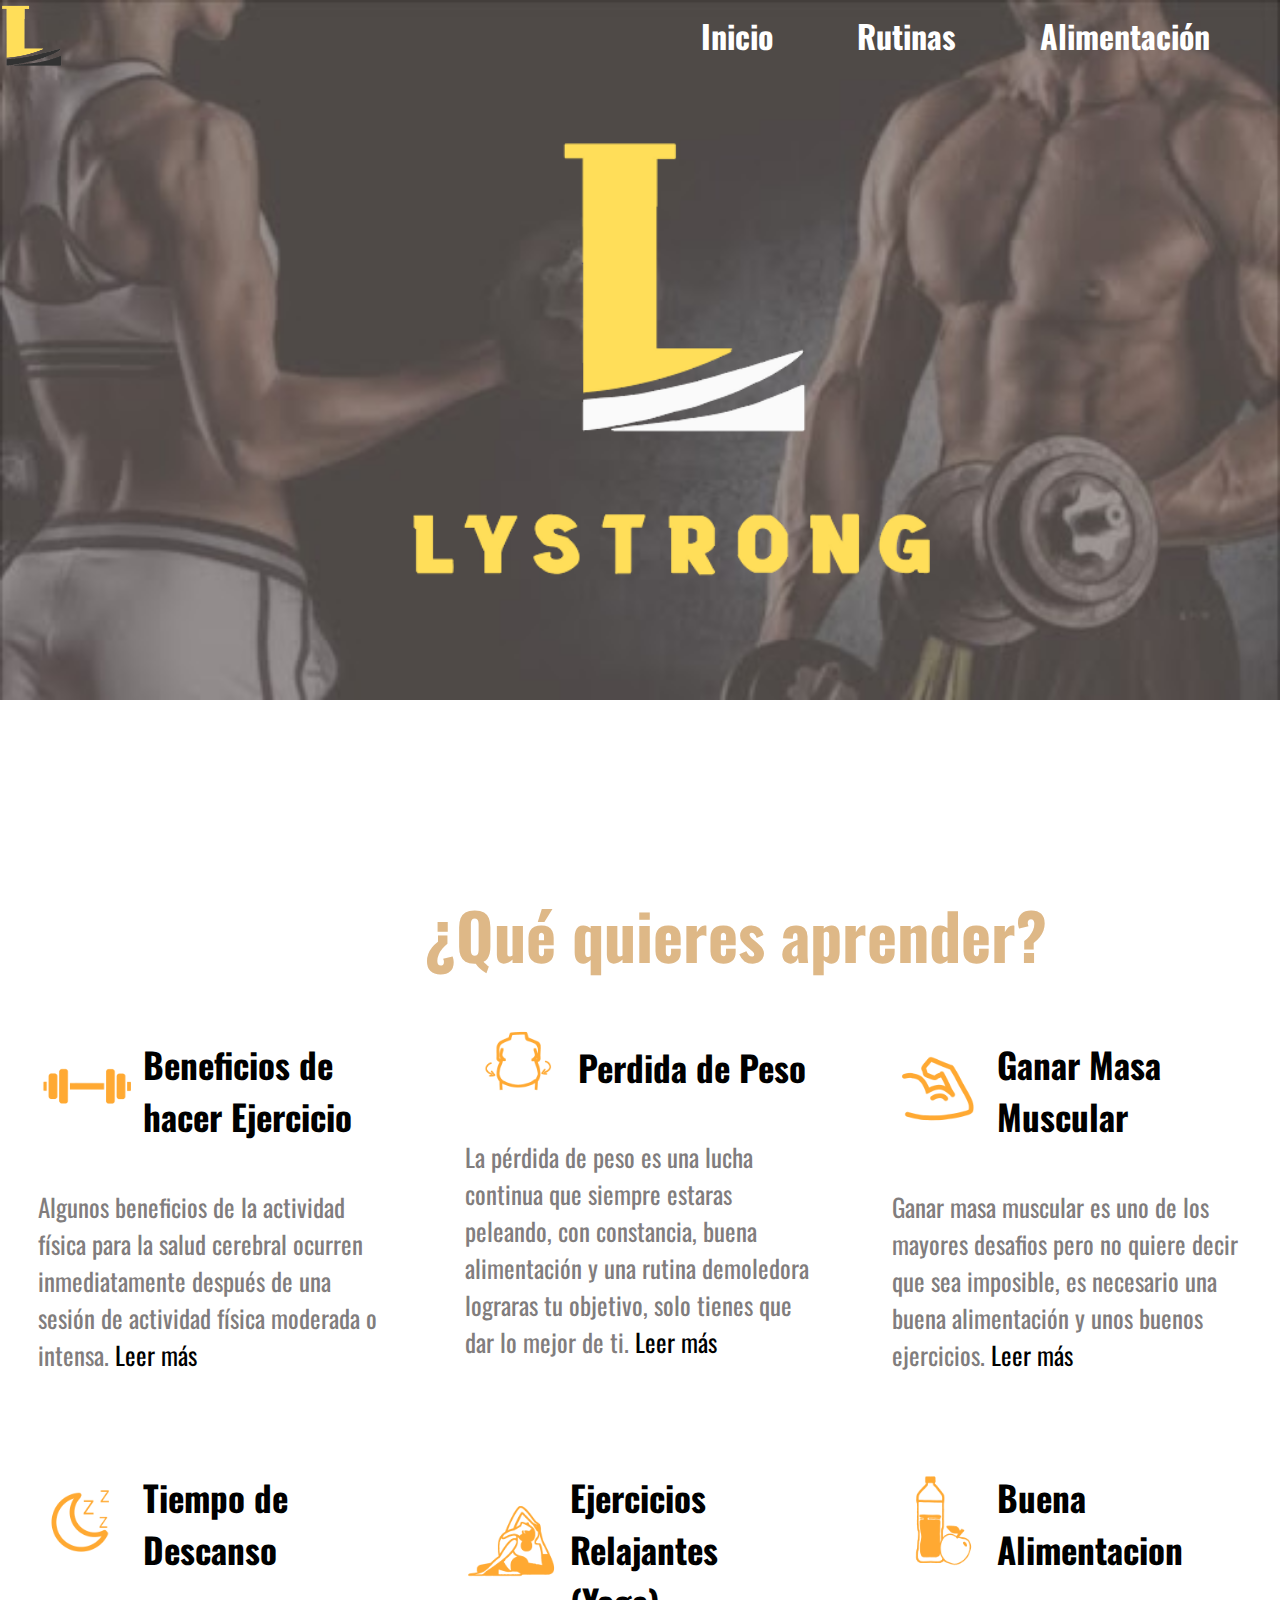
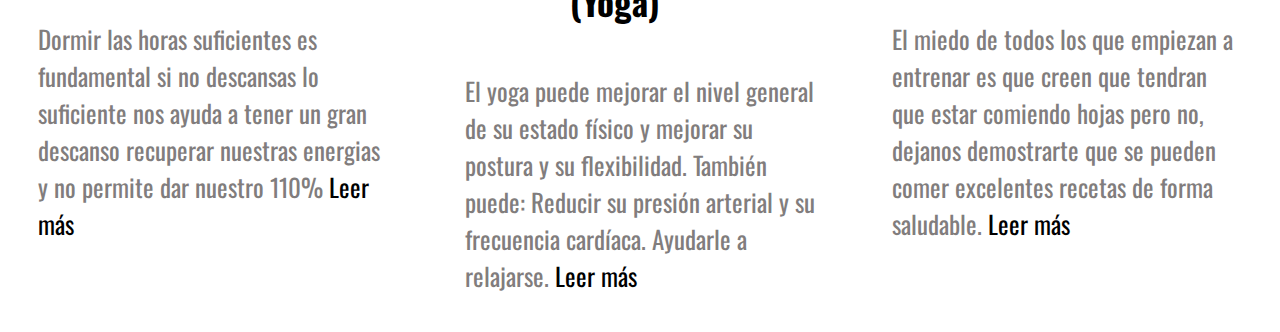
<file: index.html>
<!DOCTYPE html>
<html lang="en">
<head>
    <meta charset="UTF-8">
    <meta name="viewport" content="width=device-width, initial-scale=1.0">
    <title>Document</title>
    <link rel="stylesheet" href="../CSS/style.css">
    <link rel="preconnect" href="https://fonts.googleapis.com">
    <link rel="preconnect" href="https://fonts.gstatic.com" crossorigin>
    <link href="https://fonts.googleapis.com/css2?family=Oswald:wght@200&display=swap" rel="stylesheet">
</head>
<body>
<section class="cont">
    <header>
        <img src="../Imagenes/V-Logos/Logo-Black.png" alt="" class="logo">

        <nav>
            <a href="#" class="nav-link">Inicio</a>
            <a href="#" class="nav-link">Rutinas</a>
            <a href="#" class="nav-link">Alimentación</a>
        </nav>
    </header>
    <div class="Contenedor-Bienvenida">
    <img src="../Imagenes/V-Logos/Logo-Blanco-Completo.png" alt="" class="max-logo">
    </div>
</section>
    <br><br><br><br><br><br>

<section>

    <h1 class="titulo">¿Qué quieres aprender?</h1>
    <div class="contenedor-informacion">
        
        <div class="info-1">
        <div class="encabezado">
                <div class="info-img">
                    <img src="../Imagenes/Informaciones/Pesa.png" alt="" class="im">
                </div>
                <div class="tit-1">
                    <h3>Beneficios de hacer Ejercicio</h3>
                </div>
        </div>
            <div class="text-1">
                <p class="text">Algunos beneficios de la actividad física para la salud 
                cerebral ocurren inmediatamente después de una sesión de 
                actividad física moderada o intensa. <a href="../HTML/bene.html">Leer más</a></p>
            </div>
        
        </div>

        <div class="info-2">
            <div class="encabezado">
                    <div class="info-img">
                        <img src="../Imagenes/Informaciones/Grasa.png" alt="" class="im">
                    </div>
                    <div class="tit-1">
                        <h3>Perdida de Peso</h3>
                    </div>
            </div>
                <div class="text-1">
                    <p class="text">La pérdida de peso es una lucha continua que siempre
                    estaras peleando, con constancia, buena alimentación y una rutina 
                    demoledora lograras tu objetivo, solo tienes que dar lo mejor de ti. <a href="#">Leer más</a></p>
                </div>
                
        </div>

        <div class="info-3">
            <div class="encabezado">
                    <div class="info-img">
                        <img src="../Imagenes/Informaciones/Musculos.png" alt="" class="im">
                    </div>
                    <div class="tit-1">
                        <h3>Ganar Masa Muscular</h3>
                    </div>
            </div>
                <div class="text-1">
                    <p class="text">Ganar masa muscular es uno de los mayores
                    desafios pero no quiere decir que sea imposible, es necesario
                    una buena alimentación y unos buenos ejercicios. <a href="#">Leer más</a></p>
                </div>
                
        </div>

        <div class="info-4">
            <div class="encabezado">
                    <div class="info-img">
                        <img src="../Imagenes/Informaciones/Sueño.png" alt="" class="im">
                    </div>
                    <div class="tit-1">
                        <h3>Tiempo de Descanso</h3>
                    </div>
            </div>
                <div class="text-1">
                    <p class="text">Dormir las horas suficientes es fundamental
                    si no descansas lo suficiente nos ayuda a tener un gran descanso
                    recuperar nuestras energias y no permite dar nuestro 110% <a href="#">Leer más</a></p>
                </div>
        </div>
                
        <div class="info-5">
            <div class="encabezado">
                <div class="info-img">
                    <img src="../Imagenes/Informaciones/Yoga.png" alt="" class="im">
                </div>
                    <div class="tit-1">
                        <h3>Ejercicios Relajantes (Yoga)</h3>
                    </div>
            </div>
                <div class="text-1">
                    <p class="text">El yoga puede mejorar el nivel general de 
                    su estado físico y mejorar su postura y su flexibilidad. 
                    También puede: Reducir su presión arterial y su frecuencia
                    cardíaca. Ayudarle a relajarse. <a href="#">Leer más</a></p>
                </div>
        </div>

        
        <div class="info-6">
            <div class="encabezado">
                    <div class="info-img">
                        <img src="../Imagenes/Informaciones/Comida.png" alt="" class="im">
                    </div>
                    <div class="tit-1">
                        <h3>Buena Alimentacion</h3>
                    </div>
            </div>
                <div class="text-1">
                    <p class="text">El miedo de todos los que empiezan a entrenar es que 
                    creen que tendran que estar comiendo hojas pero no, dejanos demostrarte
                    que se pueden comer excelentes recetas de forma saludable. <a href="#">Leer más</a></p>
                </div>
        </div>
    </div>
</section>

<br>
<br>
<br>
<br>
</body>
</html>
</file>
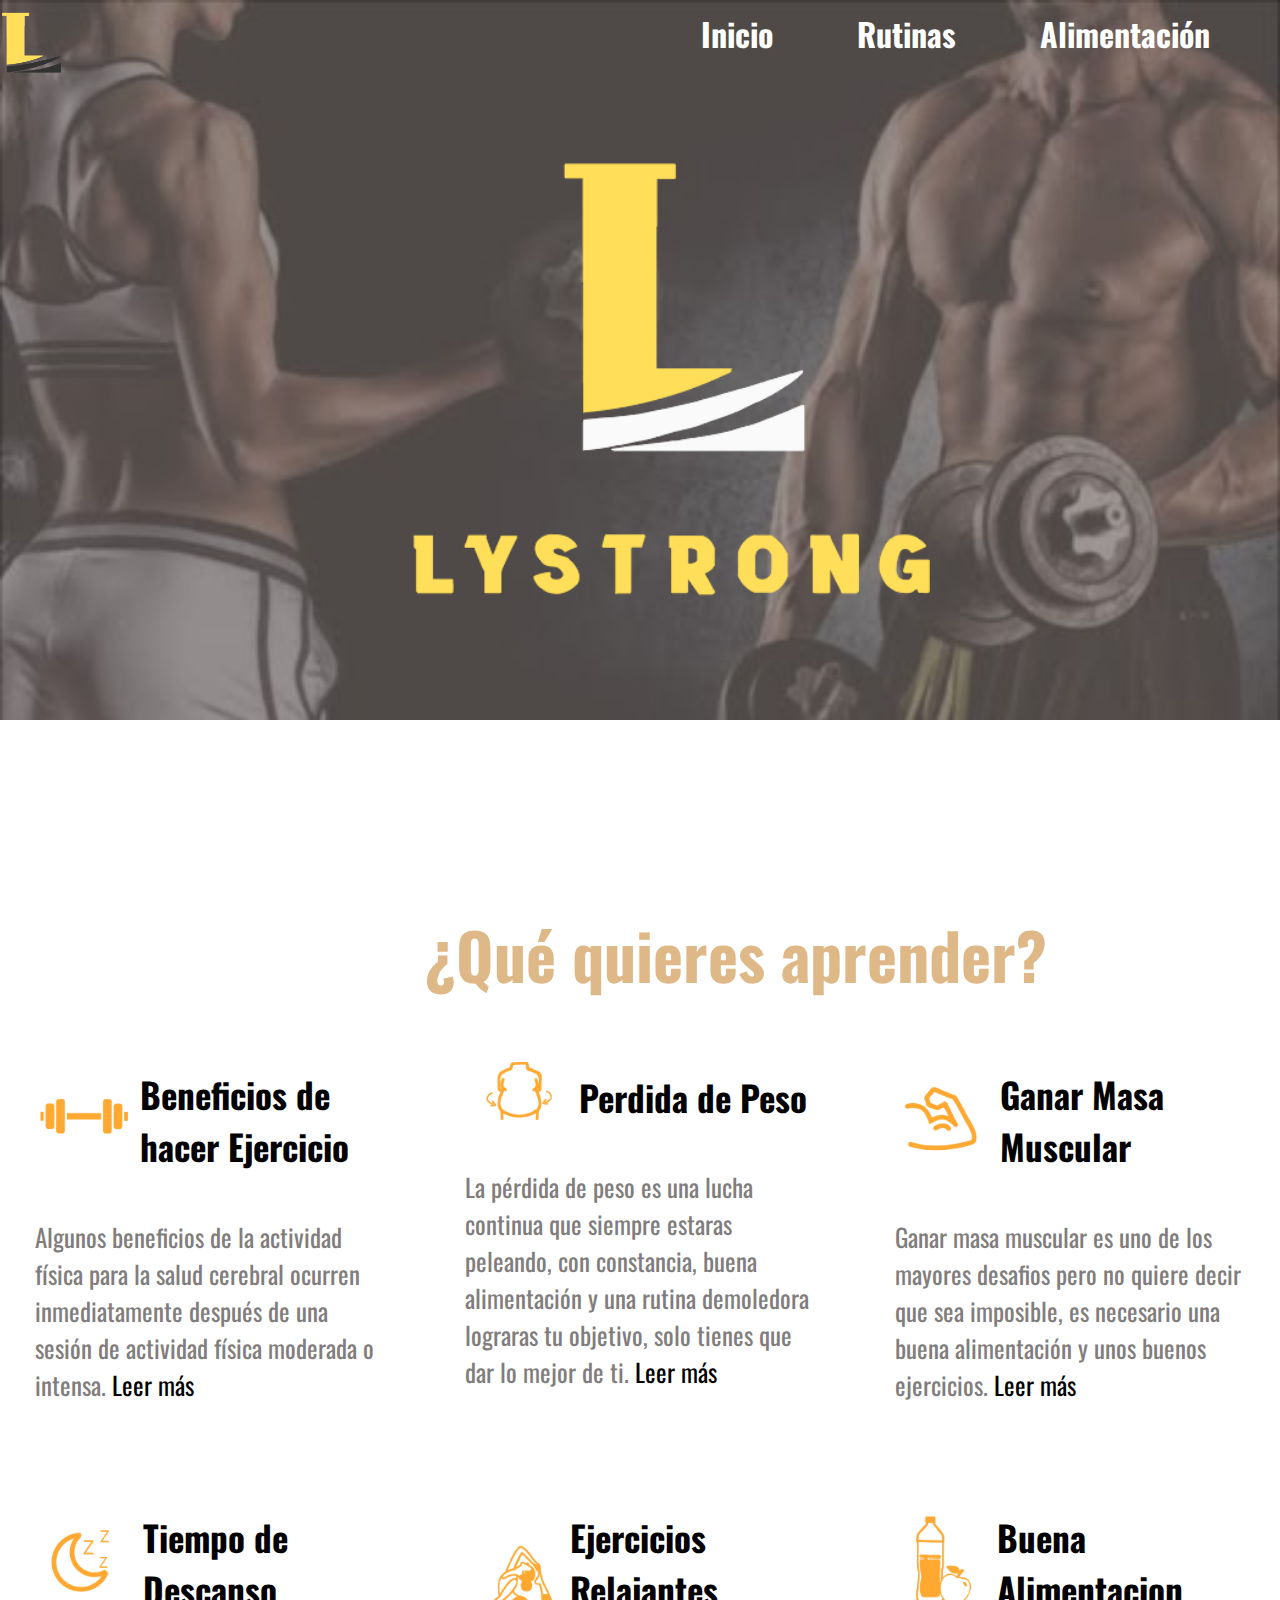
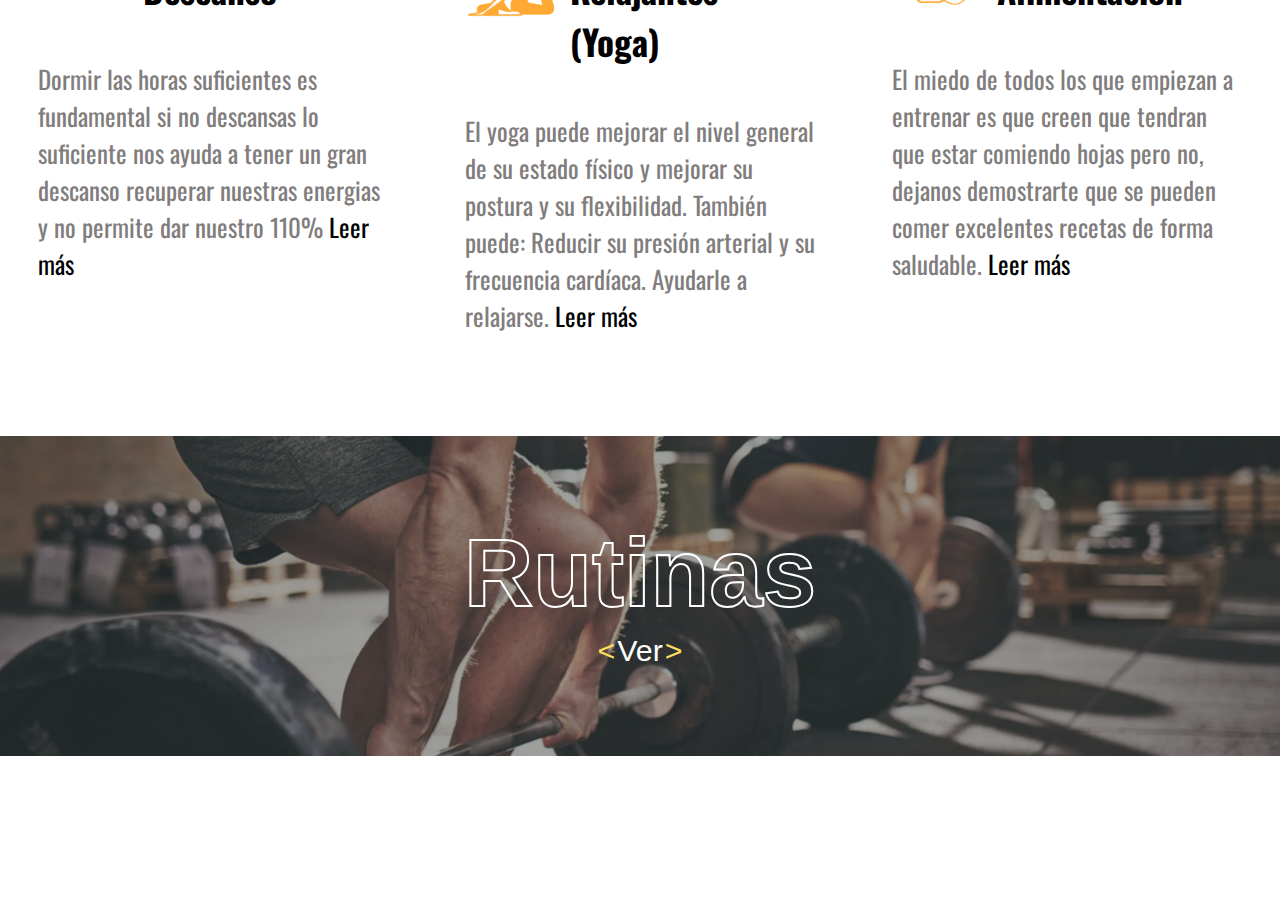
<file: lystrong-rutinas dev/Lystrong/HTML/index.html>
<!DOCTYPE html>
<html lang="en">

<head>
    <meta charset="UTF-8">
    <meta name="viewport" content="width=device-width, initial-scale=1.0">
    <title>Document</title>
    <link rel="stylesheet" href="../CSS/style.css">
    <link rel="preconnect" href="https://fonts.googleapis.com">
    <link rel="preconnect" href="https://fonts.gstatic.com" crossorigin>
    <link href="https://fonts.googleapis.com/css2?family=Oswald:wght@200&display=swap" rel="stylesheet">
</head>

<body>
    <header>
        <section class="cont">

                
                <nav>
                    <img src="../Imagenes/V-Logos/Logo-Black.png" alt="" class="logo">
                    <div>
                        <a href="#" class="nav-link">Inicio</a>
                        <a href="#" class="nav-link">Rutinas</a>
                        <a href="#" class="nav-link">Alimentación</a>
                    </div>
                </nav>
            

            <div class="Contenedor-Bienvenida">
                <img src="../Imagenes/V-Logos/Logo-Blanco-Completo.png" alt="" class="max-logo">
            </div>
        </section>
    </header>
    <br><br><br><br><br><br>
    <main>
        <section>

            <h1 class="titulo">¿Qué quieres aprender?</h1>
            <div class="contenedor-informacion">

                <div class="info-1">
                    <div class="encabezado">
                        <div class="info-img">
                            <img src="../Imagenes/Informaciones/Pesa.png" alt="" class="im">
                        </div>
                        <div class="tit-1">
                            <h3>Beneficios de hacer Ejercicio</h3>
                        </div>
                    </div>
                    <div class="text-1">
                        <p class="text">Algunos beneficios de la actividad física para la salud
                            cerebral ocurren inmediatamente después de una sesión de
                            actividad física moderada o intensa. <a href="../HTML/bene.html">Leer más</a></p>
                    </div>

                </div>

                <div class="info-2">
                    <div class="encabezado">
                        <div class="info-img">
                            <img src="../Imagenes/Informaciones/Grasa.png" alt="" class="im">
                        </div>
                        <div class="tit-1">
                            <h3>Perdida de Peso</h3>
                        </div>
                    </div>
                    <div class="text-1">
                        <p class="text">La pérdida de peso es una lucha continua que siempre
                            estaras peleando, con constancia, buena alimentación y una rutina
                            demoledora lograras tu objetivo, solo tienes que dar lo mejor de ti. <a href="#">Leer
                                más</a></p>
                    </div>

                </div>

                <div class="info-3">
                    <div class="encabezado">
                        <div class="info-img">
                            <img src="../Imagenes/Informaciones/Musculos.png" alt="" class="im">
                        </div>
                        <div class="tit-1">
                            <h3>Ganar Masa Muscular</h3>
                        </div>
                    </div>
                    <div class="text-1">
                        <p class="text">Ganar masa muscular es uno de los mayores
                            desafios pero no quiere decir que sea imposible, es necesario
                            una buena alimentación y unos buenos ejercicios. <a href="#">Leer más</a></p>
                    </div>

                </div>

                <div class="info-4">
                    <div class="encabezado">
                        <div class="info-img">
                            <img src="../Imagenes/Informaciones/Sueño.png" alt="" class="im">
                        </div>
                        <div class="tit-1">
                            <h3>Tiempo de Descanso</h3>
                        </div>
                    </div>
                    <div class="text-1">
                        <p class="text">Dormir las horas suficientes es fundamental
                            si no descansas lo suficiente nos ayuda a tener un gran descanso
                            recuperar nuestras energias y no permite dar nuestro 110% <a href="#">Leer más</a></p>
                    </div>
                </div>

                <div class="info-5">
                    <div class="encabezado">
                        <div class="info-img">
                            <img src="../Imagenes/Informaciones/Yoga.png" alt="" class="im">
                        </div>
                        <div class="tit-1">
                            <h3>Ejercicios Relajantes (Yoga)</h3>
                        </div>
                    </div>
                    <div class="text-1">
                        <p class="text">El yoga puede mejorar el nivel general de
                            su estado físico y mejorar su postura y su flexibilidad.
                            También puede: Reducir su presión arterial y su frecuencia
                            cardíaca. Ayudarle a relajarse. <a href="#">Leer más</a></p>
                    </div>
                </div>


                <div class="info-6">
                    <div class="encabezado">
                        <div class="info-img">
                            <img src="../Imagenes/Informaciones/Comida.png" alt="" class="im">
                        </div>
                        <div class="tit-1">
                            <h3>Buena Alimentacion</h3>
                        </div>
                    </div>
                    <div class="text-1">
                        <p class="text">El miedo de todos los que empiezan a entrenar es que
                            creen que tendran que estar comiendo hojas pero no, dejanos demostrarte
                            que se pueden comer excelentes recetas de forma saludable. <a href="#">Leer más</a></p>
                    </div>
                </div>
            </div>
        </section>
        <article>
            <section class="Rutinas">
                <h3>Rutinas</h3>
                <a href="#">Ver</a>
            </section>
        </article>

    </main>

</body>

</html>
</file>
<file: CSS/style.css>
:root {
    --fs-1:18px;
}
body{
    margin: 0;
    padding: 0;
    font-family: 'Oswald', sans-serif;

}

.cont{
    background-image: url(../Imagenes/Fondos/fondo3.jpg);
    background-repeat: no-repeat;
    background-size: cover;
}
header{
    position: relative;
    display: flex;
    min-height: 70px;
    justify-content: space-between;
    align-items: center;
    background-color: transparent;
    z-index: 50;
    backdrop-filter: brul(20);
}


.logo{
    width: 65px;
    height: 65px;
}

nav{
    padding: 10px 0px;
    
}

nav a{
    padding: 10px;
    font-weight: 700;
    color: #fff;
    gap: 10px;
    text-decoration: none;
    margin-right: 60px;
    font-size: 2rem;
}


.max-logo{
    position: relative;
    margin-left: 350px;
    z-index: 10;
    animation: logo 3s alternate infinite;
    height: 625px;
}
/* animacion del logo */
@keyframes logo {
    from {
        transform: translateY(5%);
    }

    
}

.contenedor-informacion{
    align-items: center;
    display: flex;
    flex-wrap: wrap;
    flex-direction: row;
    justify-content: space-around;
    align-content: center;
}
.titulo{
    margin-left: 425px;
    font-size: 4rem;
    color: burlywood;
    margin-bottom: 20px;
    position: relative;
}
.info-1{
    width: 350px;
    height: 400px;

}

.encabezado{

    display: flex;
    align-items: center;
    justify-content: center;
}

.im{
    width: 100px;
    height: 100px;
}

.text{
    color: rgb(129, 125, 125);
    font-size: 25px;
    margin-top: 10px;
}

.tit-1{
    font-size: 30px;
    margin-left: 5px;
}
.text-1{
    margin-bottom: 30px;
}

a{
    text-decoration: none;
    color: #000;
}

a:hover{
    color: burlywood;
}

.info-2{
    width: 350px;
    height: 400px;
    margin-top: 5px;

}

.info-3{
    width: 350px;
    height: 400px;

}

.info-4{
    width: 350px;
    height: 400px;
    margin-top: 30px;
}

.info-5{
    width: 350px;
    height: 400px;
    margin-top: 30px;
}

.info-6{
    width: 350px;
    height: 400px;
    margin-top: 30px;
}
</file>
<file: lystrong-rutinas dev/Lystrong/CSS/style.css>
:root {
    --fs-1:18px;
}
body{
    margin: 0;
    padding: 0;
    font-family: 'Oswald', sans-serif;
    scroll-behavior: smooth;
}


header{
    background-image: url(../Imagenes/Fondos/fondo3.jpg);
    background-repeat: no-repeat;
    background-size: cover;
    display: flex;
    justify-content: space-between;
    align-items: center;
}


.cont .logo{
    width: 65px;
    height: 65px;
}

.cont nav{
    padding: 10px 0px;
    display: flex;
    justify-content: space-between;
    width: 100vw;
    min-height: 70px;
}

nav a{
    padding: 10px;
    font-weight: 700;
    color: #fff;
    gap: 10px;
    text-decoration: none;
    margin-right: 60px;
    font-size: 2rem;
}


.cont .max-logo{
    position: relative; 
    animation: logo 3s alternate infinite;
    height: 625px;
    left: 350px;
}
/* animacion del logo */
@keyframes logo {
    from {
        transform: translateY(5%);
    }

    
}

.contenedor-informacion{
    align-items: center;
    display: flex;
    flex-wrap: wrap;
    flex-direction: row;
    justify-content: space-around;
    align-content: center;
}
.titulo{
    margin-left: 425px;
    font-size: 4rem;
    color: burlywood;
    margin-bottom: 20px;
    position: relative;
}
.info-1{
    width: 350px;
    height: 400px;

}

.encabezado{

    display: flex;
    align-items: center;
    justify-content: center;
}

.im{
    width: 100px;
    height: 100px;
}

.text{
    color: rgb(129, 125, 125);
    font-size: 25px;
    margin-top: 10px;
}

.tit-1{
    font-size: 30px;
    margin-left: 5px;
}
.text-1{
    margin-bottom: 30px;
}

a{
    text-decoration: none;
    color: #000;
}

a:hover{
    color: burlywood;
}

.info-2{
    width: 350px;
    height: 400px;
    margin-top: 5px;
    padding: 10px;
    
    transition: all 1s;
}

.info-3{
    width: 350px;
    height: 400px;
    transition: all 1s;
}

.info-4{
    width: 350px;
    height: 400px;
    margin-top: 30px;
    transition: all 1s;
}

.info-5{
    width: 350px;
    height: 400px;
    margin-top: 30px;
    transition: all 1s;
}

.info-6{
    width: 350px;
    height: 400px;
    margin-top: 30px;
    transition: all 1s;
}
/* info hover sltyle */
.info-1:hover ,.info-2:hover,
.info-3:hover ,.info-4:hover,
.info-5:hover ,.info-6:hover {
    transition: all 0.1s;
    box-shadow: 8px 8px 20px #000;
    transform: translateY(-5px)translateX(-5px);
}

/* Rutinas cartel */

.Rutinas {
    width: 100vw;
    height: 20em;
    margin: 10em 0%;
    background-image: url(../Imagenes/rutina-cartel.webp);
    background-position: bottom;
    background-size: cover;
    display: flex;
    flex-direction: column;
    
    

    text-align: center;
    align-items: center;
    justify-content: center;
    font-family: Arial, Helvetica, sans-serif;
    color: #fff;
}
.Rutinas::before {
    content: '';
    position: absolute;
    background-color: #36363679;
    width: 100vw;
    height: 20em;
}
.Rutinas h3 {
    font-size: 6rem;
        margin: 0%;
    z-index: 10;
    -webkit-text-stroke: 2px #fff ;
    color: transparent;

}
.Rutinas a {
    color: #fff;
    padding: 5px 20px;
    border-radius: 15px;
    text-decoration: none;
    z-index: 10;
    font-size: 1.9rem;
    transition: all 1s;
}
.Rutinas a::before {
    content: '<';
    color: #ffde5b;
    margin-right: 2px;
}
.Rutinas a::after {
    content: '>';
    color: #ffde5b;
    margin-left: 2px;
}
.Rutinas a:hover {
    background-color: #ffde5b;
    border: 2px solid #000 ;
}
</file>
